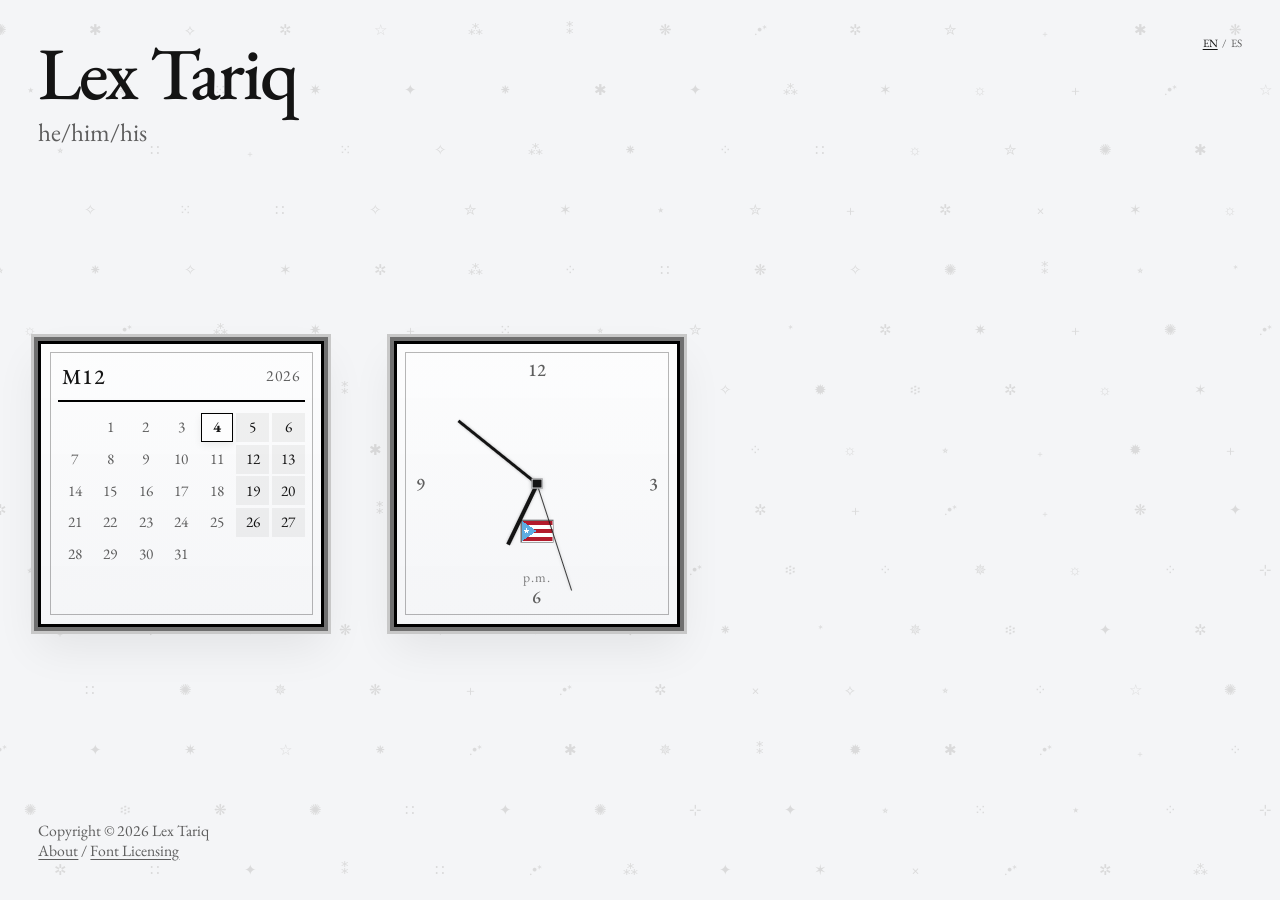
<file: index.html>
<!doctype html>
<html lang="en" data-language="en" data-title-en="Lex Tariq" data-title-es="Lex Tariq">
<head>
  <meta charset="UTF-8" />
  <meta name="viewport" content="width=device-width, initial-scale=1.0" />
  <meta name="color-scheme" content="light dark" />
  <meta name="theme-color" content="#F4F5F7" media="(prefers-color-scheme: light)" />
  <meta name="theme-color" content="#0d1015" media="(prefers-color-scheme: dark)" />

  <title>Lex Tariq</title>
  <meta name="title" content="Lex Tariq" />
  <meta name="description" content="Lex Tariq" />
  <meta name="author" content="Lex Tariq" />
  <meta name="keywords" content="Lex Tariq" />
  <meta name="application-name" content="Lex Tariq" />
  <meta name="apple-mobile-web-app-title" content="Lex Tariq" />
  <meta name="apple-mobile-web-app-capable" content="yes" />
  <meta name="mobile-web-app-capable" content="yes" />
  <meta name="format-detection" content="telephone=no" />
  <meta name="referrer" content="strict-origin-when-cross-origin" />
  <meta name="robots" content="index, follow, max-image-preview:large, max-snippet:-1, max-video-preview:-1" />
  <meta name="googlebot" content="index, follow, max-image-preview:large, max-snippet:-1, max-video-preview:-1" />
  <meta name="bingbot" content="index, follow, max-image-preview:large, max-snippet:-1, max-video-preview:-1" />

  <link rel="canonical" href="https://www.lextariq.com/" />
  <link rel="alternate" hreflang="en" href="https://www.lextariq.com/" />
  <link rel="alternate" hreflang="x-default" href="https://www.lextariq.com/" />
  <link rel="icon" href="/favicon.ico" sizes="any" />
  <link rel="manifest" href="/site.webmanifest" />

  <meta property="og:type" content="website" />
  <meta property="og:url" content="https://www.lextariq.com/" />
  <meta property="og:title" content="Lex Tariq" />
  <meta property="og:description" content="Lex Tariq" />
  <meta property="og:site_name" content="Lex Tariq" />
  <meta property="og:locale" content="en_US" />
  <meta property="og:image" content="https://www.lextariq.com/social-preview.png" />
  <meta property="og:image:secure_url" content="https://www.lextariq.com/social-preview.png" />
  <meta property="og:image:type" content="image/png" />
  <meta property="og:image:width" content="1200" />
  <meta property="og:image:height" content="630" />
  <meta property="og:image:alt" content="Lex Tariq" />

  <meta name="twitter:card" content="summary_large_image" />
  <meta name="twitter:title" content="Lex Tariq" />
  <meta name="twitter:description" content="Lex Tariq" />
  <meta name="twitter:image" content="https://www.lextariq.com/social-preview.png" />
  <meta name="twitter:image:alt" content="Lex Tariq" />

  <script>
    (function () {
      const query = window.matchMedia && window.matchMedia("(prefers-color-scheme: dark)");
      document.documentElement.dataset.theme = query && query.matches ? "dark" : "light";
    })();
  </script>

  <script type="application/ld+json">
  {
    "@context": "https://schema.org",
    "@graph": [
      {
        "@type": "Person",
        "@id": "https://www.lextariq.com/#person",
        "name": "Lex Tariq",
        "url": "https://www.lextariq.com/",
        "image": {
          "@id": "https://www.lextariq.com/#primaryimage"
        }
      },
      {
        "@type": "WebSite",
        "@id": "https://www.lextariq.com/#website",
        "url": "https://www.lextariq.com/",
        "name": "Lex Tariq",
        "description": "Lex Tariq",
        "inLanguage": "en",
        "publisher": {
          "@id": "https://www.lextariq.com/#person"
        }
      },
      {
        "@type": ["WebPage", "ProfilePage"],
        "@id": "https://www.lextariq.com/#webpage",
        "url": "https://www.lextariq.com/",
        "name": "Lex Tariq",
        "headline": "Lex Tariq",
        "description": "Lex Tariq",
        "inLanguage": "en",
        "isPartOf": {
          "@id": "https://www.lextariq.com/#website"
        },
        "about": {
          "@id": "https://www.lextariq.com/#person"
        },
        "mainEntity": {
          "@id": "https://www.lextariq.com/#person"
        },
        "primaryImageOfPage": {
          "@id": "https://www.lextariq.com/#primaryimage"
        }
      },
      {
        "@type": "ImageObject",
        "@id": "https://www.lextariq.com/#primaryimage",
        "url": "https://www.lextariq.com/social-preview.png",
        "contentUrl": "https://www.lextariq.com/social-preview.png",
        "width": 1200,
        "height": 630,
        "name": "Lex Tariq",
        "caption": "Lex Tariq"
      }
    ]
  }
  </script>

  <link rel="preconnect" href="https://fonts.googleapis.com">
  <link rel="preconnect" href="https://fonts.gstatic.com" crossorigin>
  <link href="https://fonts.googleapis.com/css2?family=EB+Garamond:wght@400;500;600;700&amp;display=swap" rel="stylesheet">
  <link rel="stylesheet" href="symbol-glimmer.css">
  <link rel="stylesheet" href="language-toggle.css">
  <script src="symbol-glimmer.js" defer></script>
  <script src="language-toggle.js" defer></script>

  <style>
    :root {
      color-scheme: light;
      --background: #F4F5F7;
      --background-text: #d8d8d8;
      --ink: #141414;
      --ink-soft: #5e5e5e;
      --panel: rgba(247, 248, 250, 0.9);
      --panel-top: rgba(255, 255, 255, 0.74);
      --panel-bottom: rgba(244, 245, 247, 0.94);
      --primary-border: #000000;
      --secondary-border: #6f6f6f;
      --tertiary-border: #c8c8c8;
      --inner-rule: rgba(0, 0, 0, 0.28);
      --weekend-bg: rgba(0, 0, 0, 0.052);
      --shadow: rgba(0, 0, 0, 0.075);
      --panel-size: clamp(238px, 34vw, 286px);
    }

    @media (prefers-color-scheme: dark) {
      :root {
        color-scheme: dark;
        --background: #0d1015;
        --background-text: #3b4553;
        --ink: #f2eee7;
        --ink-soft: #c7cbd2;
        --panel: rgba(18, 22, 29, 0.93);
        --panel-top: rgba(32, 37, 46, 0.96);
        --panel-bottom: rgba(15, 19, 26, 0.96);
        --primary-border: #f4f4f4;
        --secondary-border: #747b86;
        --tertiary-border: #b9c0ca;
        --inner-rule: rgba(255, 255, 255, 0.22);
        --weekend-bg: rgba(255, 255, 255, 0.065);
        --shadow: rgba(0, 0, 0, 0.42);
      }
    }

    html[data-theme="dark"] {
      color-scheme: dark;
      --background: #0d1015;
      --background-text: #3b4553;
      --ink: #f2eee7;
      --ink-soft: #c7cbd2;
      --panel: rgba(18, 22, 29, 0.93);
      --panel-top: rgba(32, 37, 46, 0.96);
      --panel-bottom: rgba(15, 19, 26, 0.96);
      --primary-border: #f4f4f4;
      --secondary-border: #747b86;
      --tertiary-border: #b9c0ca;
      --inner-rule: rgba(255, 255, 255, 0.22);
      --weekend-bg: rgba(255, 255, 255, 0.065);
      --shadow: rgba(0, 0, 0, 0.42);
    }

    * {
      box-sizing: border-box;
    }

    html,
    body {
      min-height: 100%;
      background: var(--background);
    }

    body {
      margin: 0;
      color: var(--ink);
      font-family: "EB Garamond", Garamond, Georgia, serif;
      overflow-x: hidden;
    }

    .symbol-layer {
      position: fixed;
      inset: 0;
      z-index: 0;
      width: 100vw;
      height: 100vh;
      user-select: none;
      pointer-events: none;
      opacity: 0.9;
    }

    @media (prefers-color-scheme: dark) {
      .symbol-layer {
        opacity: 0.48;
      }
    }

    html[data-theme="dark"] .symbol-layer {
      opacity: 0.48;
    }

    .symbol-text {
      fill: var(--background-text);
    }

    .page {
      position: relative;
      z-index: 1;
      min-height: 100svh;
      display: grid;
      grid-template-rows: auto 1fr auto;
      align-items: start;
      padding: clamp(0.85rem, 3vw, 2.45rem);
      text-align: left;
    }

    .hero {
      width: min(760px, 100%);
    }

    .site-title {
      margin: 0;
      font-size: clamp(2.3rem, 5.8vw, 4.75rem);
      font-weight: 500;
      line-height: 0.94;
      letter-spacing: -0.034em;
    }

    .site-subtitle {
      margin: clamp(0.42rem, 1vw, 0.68rem) 0 0;
      font-size: clamp(1.04rem, 2.35vw, 1.58rem);
      font-weight: 400;
      line-height: 1.08;
      color: var(--ink-soft);
    }

    .home-language-toggle {
      position: absolute;
      top: clamp(0.85rem, 3vw, 2.45rem);
      right: clamp(0.85rem, 3vw, 2.45rem);
      z-index: 2;
      font-size: 0.7rem;
    }

    .time-row {
      align-self: center;
      display: flex;
      align-items: stretch;
      gap: clamp(1.35rem, 5.6vw, 4.35rem);
      width: min(760px, 100%);
      padding-block: clamp(0.85rem, 3vh, 2.1rem);
    }

    .calendar,
    .clock-card {
      width: var(--panel-size);
      height: var(--panel-size);
      position: relative;
      background:
        linear-gradient(180deg, var(--panel-top), var(--panel-bottom)),
        var(--panel);
      border: 3px solid var(--primary-border);
      border-radius: 0;
      box-shadow:
        0 0 0 4px var(--secondary-border),
        0 0 0 7px var(--tertiary-border),
        0 20px 42px var(--shadow);
      backdrop-filter: blur(2px);
    }

    .calendar::before,
    .clock-card::before {
      content: "";
      position: absolute;
      inset: 0.52rem;
      border: 1px solid var(--inner-rule);
      pointer-events: none;
      z-index: 1;
    }

    .calendar {
      padding: 1.08rem 1.05rem 1rem;
    }

    .calendar-header {
      position: relative;
      z-index: 2;
      display: grid;
      grid-template-columns: 1fr auto;
      align-items: center;
      width: 100%;
      margin: 0 0 0.72rem;
      padding: 0.05rem 0.25rem 0.62rem;
      color: inherit;
      background: transparent;
      border: 0;
      border-bottom: 2px solid var(--primary-border);
      border-radius: 0;
      font: inherit;
      font-weight: 500;
      text-align: left;
      appearance: none;
      cursor: pointer;
      touch-action: manipulation;
      -webkit-tap-highlight-color: transparent;
    }

    .calendar-header:focus-visible {
      outline: 1.5px solid var(--ink);
      outline-offset: 0.25rem;
    }

    .calendar-left-toggle {
      display: grid;
      justify-self: start;
    }

    .calendar-toggle-value {
      grid-area: 1 / 1;
      transition: opacity 260ms cubic-bezier(0.4, 0, 0.2, 1);
      will-change: opacity;
    }

    .calendar-day-progress,
    .calendar-progress {
      opacity: 0;
      pointer-events: none;
    }

    .calendar-header.is-days-visible .calendar-month,
    .calendar-header.is-progress-visible .calendar-month {
      opacity: 0;
      pointer-events: none;
    }

    .calendar-header.is-days-visible .calendar-day-progress,
    .calendar-header.is-progress-visible .calendar-progress {
      opacity: 1;
    }

    .calendar-month {
      font-size: 1.34rem;
      letter-spacing: 0.035em;
    }

    .calendar-day-progress,
    .calendar-progress {
      color: var(--ink);
      font-size: 1.34rem;
      font-weight: 500;
      letter-spacing: 0.035em;
      font-variant-numeric: tabular-nums;
    }

    .calendar-year {
      color: var(--ink-soft);
      font-size: 0.98rem;
      font-weight: 400;
      letter-spacing: 0.035em;
    }

    .days {
      position: relative;
      z-index: 2;
      display: grid;
      grid-template-columns: repeat(7, 1fr);
      gap: 0.18rem;
      text-align: center;
    }

    .day {
      display: grid;
      place-items: center;
      min-height: 1.8rem;
      color: var(--ink-soft);
      font-size: 0.95rem;
      border-radius: 0;
    }

    .day.weekend {
      background: var(--weekend-bg);
      color: var(--ink);
    }

    .day.today {
      color: var(--ink);
      background: rgba(255, 255, 255, 0.62);
      border: 1.6px solid var(--primary-border);
      font-weight: 700;
      box-shadow: 0 3px 8px rgba(0, 0, 0, 0.07);
    }

    @media (prefers-color-scheme: dark) {
      .day.today {
        background: rgba(255, 255, 255, 0.09);
        box-shadow: 0 4px 12px rgba(0, 0, 0, 0.34);
      }
    }

    html[data-theme="dark"] .day.today {
      background: rgba(255, 255, 255, 0.09);
      box-shadow: 0 4px 12px rgba(0, 0, 0, 0.34);
    }

    .clock-card {
      overflow: hidden;
      isolation: isolate;
      padding: 0;
      color: inherit;
      font: inherit;
      text-align: initial;
      appearance: none;
      cursor: pointer;
    }

    .clock-card:focus-visible {
      outline: 2px solid var(--ink);
      outline-offset: 11px;
    }

    .digital-clock {
      position: absolute;
      top: 27%;
      left: 50%;
      z-index: 3;
      display: inline-flex;
      align-items: baseline;
      color: var(--ink);
      font-variant-numeric: tabular-nums;
      line-height: 1;
      opacity: 0;
      transform: translate(-50%, -50%) translateY(0.25rem);
      transition: opacity 180ms ease, transform 180ms ease;
      pointer-events: none;
    }

    .clock-card.is-digital-visible .digital-clock {
      opacity: 0.94;
      transform: translate(-50%, -50%);
    }

    .digital-time {
      white-space: nowrap;
      font-size: 0.96rem;
      font-weight: 500;
      letter-spacing: 0.025em;
    }

    @media (prefers-reduced-motion: reduce) {
      .digital-clock,
      .calendar-toggle-value,
      .ampm {
        transition: none;
      }
    }

    .clock-number {
      position: absolute;
      color: var(--ink-soft);
      font-size: 1.12rem;
      line-height: 1;
      font-weight: 500;
      z-index: 3;
    }

    .twelve {
      top: 1.08rem;
      left: 50%;
      transform: translateX(-50%);
    }

    .three {
      top: 50%;
      right: 1.16rem;
      transform: translateY(-50%);
    }

    .six {
      bottom: 1.08rem;
      left: 50%;
      transform: translateX(-50%);
    }

    .nine {
      top: 50%;
      left: 1.16rem;
      transform: translateY(-50%);
    }

    .clock-flag {
      position: absolute;
      left: 50%;
      top: 67%;
      width: 31px;
      height: 20.7px;
      transform: translate(-50%, -50%);
      z-index: 4;
      shape-rendering: crispEdges;
      box-shadow: 0 0 0 1px rgba(0, 0, 0, 0.52);
    }

    @media (prefers-color-scheme: dark) {
      .clock-flag {
        box-shadow: 0 0 0 1px rgba(255, 255, 255, 0.44);
      }
    }

    html[data-theme="dark"] .clock-flag {
      box-shadow: 0 0 0 1px rgba(255, 255, 255, 0.44);
    }

    .hand {
      position: absolute;
      left: 50%;
      top: 50%;
      background: var(--ink);
      transform-origin: 50% 100%;
      transform: translate(-50%, -100%) rotate(var(--rotation));
      z-index: 6;
      box-shadow: 0 1px 3px rgba(0, 0, 0, 0.26);
      will-change: transform;
    }

    .hour-hand {
      height: 24%;
      width: 4.4px;
    }

    .minute-hand {
      height: 36%;
      width: 2.7px;
    }

    .second-hand {
      height: 40%;
      width: 1px;
      opacity: 0.84;
      transition: transform 120ms linear;
    }

    .second-hand.is-resyncing {
      transition: none;
    }

    .pin {
      position: absolute;
      top: 50%;
      left: 50%;
      width: 0.68rem;
      height: 0.68rem;
      background: var(--ink);
      border: 1px solid var(--panel-bottom);
      transform: translate(-50%, -50%);
      z-index: 8;
      box-shadow: 0 1px 4px rgba(0, 0, 0, 0.24);
    }

    .ampm {
      position: absolute;
      left: 50%;
      bottom: 13.5%;
      transform: translateX(-50%);
      color: var(--ink-soft);
      font-size: 0.86rem;
      letter-spacing: 0.075em;
      opacity: 0.78;
      transition: opacity 180ms ease;
      z-index: 3;
    }

    .clock-card.is-digital-visible .ampm {
      opacity: 0;
    }

    footer {
      color: var(--ink-soft);
      font-size: clamp(0.84rem, 1.55vw, 0.98rem);
      line-height: 1.3;
    }

    footer a {
      color: inherit;
      text-decoration: underline;
      text-underline-offset: 0.18em;
    }

    @media (max-width: 640px) {
      :root {
        --panel-size: min(72vw, 286px);
      }

      .page {
        padding: 0.85rem;
      }

      .time-row {
        width: 100%;
        flex-direction: column;
        align-items: flex-start;
        gap: 1rem;
        padding-block: 0.9rem;
      }

      .calendar,
      .clock-card {
        width: var(--panel-size);
        height: var(--panel-size);
      }

      .calendar {
        padding: 0.92rem 0.78rem 0.78rem;
      }

      .calendar-header {
        margin-bottom: 0.55rem;
        padding-bottom: 0.48rem;
      }

      .calendar-month {
        font-size: 1.08rem;
      }

      .calendar-year {
        font-size: 0.82rem;
      }

      .calendar-day-progress,
      .calendar-progress {
        font-size: 1.08rem;
      }

      .calendar-year {
        font-size: 0.82rem;
      }

      .day {
        min-height: 1.48rem;
        font-size: 0.8rem;
      }

      .clock-number {
        font-size: 0.86rem;
      }

      .ampm {
        font-size: 0.74rem;
      }

      .digital-time {
        font-size: 0.8rem;
      }

      .clock-flag {
        width: 24px;
        height: 16px;
      }
    }

    @media (max-width: 400px), (max-height: 680px) {
      .page {
        padding: 0.72rem;
      }

      .site-title {
        font-size: clamp(2rem, 11.6vw, 3.25rem);
      }

      .site-subtitle {
        font-size: clamp(0.95rem, 4.8vw, 1.18rem);
      }

      .time-row {
        padding-block: 0.62rem;
      }

      .calendar,
      .clock-card {
        border-width: 2.5px;
        box-shadow:
          0 0 0 3px var(--secondary-border),
          0 0 0 5px var(--tertiary-border),
          0 14px 30px var(--shadow);
      }

      .calendar::before,
      .clock-card::before {
        inset: 0.42rem;
      }

      footer {
        font-size: 0.82rem;
      }
    }
  </style>
</head>

<body>
  <svg class="symbol-layer" aria-hidden="true" focusable="false">
    <g id="homepageSymbolField" data-randomize-symbols></g>
  </svg>

  <div class="page">
    <button class="language-toggle home-language-toggle" type="button" data-language-toggle aria-label="Cambiar a español" aria-pressed="false">
      <span class="language-option" data-language-option="en">EN</span>
      <span aria-hidden="true">/</span>
      <span class="language-option" data-language-option="es">ES</span>
    </button>

    <header class="hero">
      <h1 class="site-title">Lex Tariq</h1>
      <p class="site-subtitle" data-en="he/him/his" data-es="él">he/him/his</p>
    </header>

    <section class="time-row" aria-label="Calendar and clock in fixed GMT-4 time" data-aria-label-en="Calendar and clock in fixed GMT-4 time" data-aria-label-es="Calendario y reloj en horario fijo GMT-4">
      <div class="calendar" aria-label="Current month calendar" data-aria-label-en="Current month calendar" data-aria-label-es="Calendario del mes actual">
        <button class="calendar-header" id="calendarHeaderToggle" type="button">
          <span class="calendar-left-toggle">
            <span class="calendar-toggle-value calendar-month" id="calendarMonth"></span>
            <span class="calendar-toggle-value calendar-day-progress" id="yearDayStatus" aria-hidden="true"></span>
            <span class="calendar-toggle-value calendar-progress" id="yearProgressStatus" aria-hidden="true"></span>
          </span>
          <span class="calendar-year" id="calendarYear"></span>
        </button>

        <div class="days" id="calendarDays"></div>
      </div>

      <button class="clock-card" id="clockCard" type="button" aria-controls="digitalClock" aria-expanded="false" aria-label="Analog clock in fixed GMT-4 time. Activate to show digital time." data-aria-label-en="Analog clock in fixed GMT-4 time. Activate to show digital time." data-aria-label-es="Reloj analógico en horario fijo GMT-4. Actívalo para mostrar la hora digital.">
        <span class="clock-number twelve">12</span>
        <span class="clock-number three">3</span>
        <span class="clock-number six">6</span>
        <span class="clock-number nine">9</span>

        <span class="digital-clock" id="digitalClock" aria-hidden="true">
          <span class="digital-time" id="digitalTime"></span>
        </span>

        <svg class="clock-flag" viewBox="0 0 45 30" aria-label="Puerto Rican flag" data-aria-label-en="Puerto Rican flag" data-aria-label-es="Bandera de Puerto Rico" role="img">
          <rect x="0" y="0" width="45" height="6" fill="#B31B2C"></rect>
          <rect x="0" y="6" width="45" height="6" fill="#FFFFFF"></rect>
          <rect x="0" y="12" width="45" height="6" fill="#B31B2C"></rect>
          <rect x="0" y="18" width="45" height="6" fill="#FFFFFF"></rect>
          <rect x="0" y="24" width="45" height="6" fill="#B31B2C"></rect>
          <polygon points="0,0 22,15 0,30" fill="#5DADE2"></polygon>
          <polygon points="7.55,10.4 8.8,13.15 11.78,13.48 9.55,15.48 10.16,18.42 7.55,16.9 4.94,18.42 5.55,15.48 3.32,13.48 6.3,13.15" fill="#FFFFFF"></polygon>
        </svg>

        <span class="ampm" id="ampm"></span>

        <div class="hand hour-hand" id="hourHand"></div>
        <div class="hand minute-hand" id="minuteHand"></div>
        <div class="hand second-hand" id="secondHand"></div>
        <div class="pin" aria-hidden="true"></div>
      </button>
    </section>

    <footer>
      <span data-en="Copyright" data-es="Derechos de autor">Copyright</span> © <span id="copyrightYear"></span> Lex Tariq<br>
      <a href="/about.html" data-en="About" data-es="Acerca de">About</a> / <a href="/font.html" data-en="Font Licensing" data-es="Licencia tipográfica">Font Licensing</a>
    </footer>
  </div>

  <script>
    const backgroundSymbols = [
      "⊹", "✱", "⟡", "✦", "☼", "❋", "✷", "∷", "✵",
      "✹", "⁂", "⁕", "✲", "⁙", "+", "✶", "*", "✧",
      "⁑", "✮", "×", "✺", ".•*", "⭒", "⁘", "፨", "☆"
    ];

    function renderBackgroundSymbols() {
      const namespace = "http://www.w3.org/2000/svg";
      const symbolField = document.getElementById("homepageSymbolField");
      const viewportWidth = Math.max(document.documentElement.clientWidth, window.innerWidth || 0);
      const viewportHeight = Math.max(document.documentElement.clientHeight, window.innerHeight || 0);
      const horizontalSpacing = 95;
      const verticalSpacing = 60;
      const rows = Math.ceil(viewportHeight / verticalSpacing) + 1;
      const columns = Math.ceil(viewportWidth / horizontalSpacing) + 2;
      let symbolIndex = 0;

      for (let row = 0; row < rows; row++) {
        for (let column = 0; column < columns; column++) {
          const x = -horizontalSpacing + column * horizontalSpacing + (row % 4) * 30;

          if (x < 0 || x > viewportWidth) {
            continue;
          }

          const text = document.createElementNS(namespace, "text");
          text.setAttribute("class", "symbol-text");
          text.setAttribute("x", x);
          text.setAttribute("y", row * verticalSpacing + 35);
          text.setAttribute("opacity", "1");
          text.setAttribute("font-family", "'EB Garamond', Garamond, Georgia, serif");
          text.setAttribute("font-size", "15");
          text.setAttribute("text-anchor", "middle");
          text.textContent = backgroundSymbols[symbolIndex % backgroundSymbols.length];
          symbolField.appendChild(text);
          symbolIndex++;
        }
      }
    }

    renderBackgroundSymbols();

    const fixedGMTMinusFourOffset = -4 * 60 * 60 * 1000;

    function syncThemeWithSystem() {
      if (!window.matchMedia) {
        return;
      }

      const mediaQuery = window.matchMedia("(prefers-color-scheme: dark)");

      function applyTheme(query) {
        document.documentElement.dataset.theme = query.matches ? "dark" : "light";
      }

      applyTheme(mediaQuery);

      if (typeof mediaQuery.addEventListener === "function") {
        mediaQuery.addEventListener("change", applyTheme);
      } else if (typeof mediaQuery.addListener === "function") {
        mediaQuery.addListener(applyTheme);
      }
    }

    function getFixedGMTMinusFourDate() {
      return new Date(Date.now() + fixedGMTMinusFourOffset);
    }

    function getParts() {
      const date = getFixedGMTMinusFourDate();

      return {
        year: date.getUTCFullYear(),
        month: date.getUTCMonth(),
        day: date.getUTCDate(),
        hour: date.getUTCHours(),
        minute: date.getUTCMinutes(),
        second: date.getUTCSeconds()
      };
    }

    function padTimePart(value) {
      return String(value).padStart(2, "0");
    }

    let calendarHeaderMode = 0;
    let currentCalendarHeaderParts = null;
    let currentFormattedProgress = "";
    let currentDayOfYear = 1;
    let currentDaysInYear = 365;
    const yearProgressFormatters = {
      en: new Intl.NumberFormat("en-US", {
        minimumFractionDigits: 1,
        maximumFractionDigits: 1
      }),
      es: new Intl.NumberFormat("es-PR", {
        minimumFractionDigits: 1,
        maximumFractionDigits: 1
      })
    };

    function updateCalendarHeaderView() {
      if (!currentCalendarHeaderParts) {
        return;
      }

      const language = document.documentElement.dataset.language === "es" ? "es" : "en";
      const calendarHeaderToggle = document.getElementById("calendarHeaderToggle");
      const showDays = calendarHeaderMode === 1;
      const showProgress = calendarHeaderMode === 2;

      calendarHeaderToggle.classList.toggle("is-days-visible", showDays);
      calendarHeaderToggle.classList.toggle("is-progress-visible", showProgress);
      document.getElementById("calendarMonth").setAttribute(
        "aria-hidden",
        String(calendarHeaderMode !== 0)
      );
      document.getElementById("yearDayStatus").setAttribute(
        "aria-hidden",
        String(!showDays)
      );
      document.getElementById("yearProgressStatus").setAttribute(
        "aria-hidden",
        String(!showProgress)
      );
      calendarHeaderToggle.setAttribute(
        "aria-label",
        language === "es"
          ? showDays
            ? `Día ${currentDayOfYear} de ${currentDaysInYear} del año ${currentCalendarHeaderParts.year}. Actívalo para mostrar el porcentaje del año.`
            : showProgress
              ? `El año ${currentCalendarHeaderParts.year} está ${currentFormattedProgress}% completado. Actívalo para mostrar el mes.`
              : `Mes ${currentCalendarHeaderParts.month + 1}, año ${currentCalendarHeaderParts.year}. Actívalo para mostrar el día del año.`
          : showDays
            ? `Day ${currentDayOfYear} of ${currentDaysInYear} in ${currentCalendarHeaderParts.year}. Activate to show year percentage.`
            : showProgress
              ? `The year ${currentCalendarHeaderParts.year} is ${currentFormattedProgress}% complete. Activate to show the month.`
              : `Month ${currentCalendarHeaderParts.month + 1}, year ${currentCalendarHeaderParts.year}. Activate to show the day of the year.`
      );
    }

    function updateTemporalStatus(parts) {
      const language = document.documentElement.dataset.language === "es" ? "es" : "en";
      const yearStart = Date.UTC(parts.year, 0, 1);
      const nextYearStart = Date.UTC(parts.year + 1, 0, 1);
      const millisecondsPerDay = 24 * 60 * 60 * 1000;
      const currentDayStart = Date.UTC(parts.year, parts.month, parts.day);
      const daysInYear = Math.round((nextYearStart - yearStart) / millisecondsPerDay);
      const dayOfYear = Math.floor((currentDayStart - yearStart) / millisecondsPerDay) + 1;
      const progress = (dayOfYear / daysInYear) * 100;
      const formattedProgress = yearProgressFormatters[language].format(progress);

      const yearDayStatus = document.getElementById("yearDayStatus");
      const yearProgressStatus = document.getElementById("yearProgressStatus");

      yearDayStatus.textContent = `${dayOfYear}/${daysInYear}`;
      yearDayStatus.setAttribute(
        "aria-label",
        language === "es"
          ? `Día ${dayOfYear} de ${daysInYear}`
          : `Day ${dayOfYear} of ${daysInYear}`
      );
      yearProgressStatus.textContent = `${formattedProgress}%`;
      yearProgressStatus.setAttribute(
        "aria-label",
        language === "es"
          ? `${formattedProgress}% del año completado`
          : `${formattedProgress}% of the year complete`
      );
      currentCalendarHeaderParts = parts;
      currentFormattedProgress = formattedProgress;
      currentDayOfYear = dayOfYear;
      currentDaysInYear = daysInYear;
      updateCalendarHeaderView();
    }

    let digitalClockFormat = null;

    function updateDigitalClock(parts) {
      const clockCard = document.getElementById("clockCard");
      const digitalClock = document.getElementById("digitalClock");
      const digitalTime = document.getElementById("digitalTime");
      const language = document.documentElement.dataset.language === "es" ? "es" : "en";
      const isVisible = digitalClockFormat !== null;

      clockCard.classList.toggle("is-digital-visible", isVisible);
      clockCard.setAttribute("aria-expanded", String(isVisible));
      digitalClock.setAttribute("aria-hidden", String(!isVisible));

      if (!isVisible) {
        clockCard.setAttribute(
          "aria-label",
          language === "es"
            ? "Reloj analógico en horario fijo GMT-4. Actívalo para mostrar la hora digital."
            : "Analog clock in fixed GMT-4 time. Activate to show digital time."
        );
        return;
      }

      const useTwentyFourHours = digitalClockFormat === 24;
      const meridiem = parts.hour >= 12 ? "p.m." : "a.m.";
      const displayHour = useTwentyFourHours ? parts.hour : (parts.hour % 12 || 12);
      const time = `${useTwentyFourHours ? padTimePart(displayHour) : displayHour}:${padTimePart(parts.minute)}:${padTimePart(parts.second)}${useTwentyFourHours ? "" : ` ${meridiem}`}`;

      digitalTime.textContent = time;

      clockCard.setAttribute(
        "aria-label",
        language === "es"
          ? useTwentyFourHours
            ? `Hora digital ${time}, en formato de 24 horas. Actívalo para ocultar la hora digital.`
            : `Hora digital ${time}, en formato de 12 horas. Actívalo para cambiar al formato de 24 horas.`
          : useTwentyFourHours
            ? `Digital time ${time}, in 24-hour format. Activate to hide the digital time.`
            : `Digital time ${time}, in 12-hour format. Activate to switch to 24-hour time.`
      );
    }

    let renderedCalendarDateKey = null;

    function getCalendarDateKey(parts) {
      return `${parts.year}-${parts.month}-${parts.day}`;
    }

    function renderCalendar(parts = getParts()) {
      renderedCalendarDateKey = getCalendarDateKey(parts);

      document.getElementById("calendarMonth").textContent = `M${parts.month + 1}`;
      document.getElementById("calendarYear").textContent = parts.year;
      document.getElementById("copyrightYear").textContent = parts.year;

      const calendarDays = document.getElementById("calendarDays");
      calendarDays.innerHTML = "";

      const firstDaySundayBased = new Date(Date.UTC(parts.year, parts.month, 1)).getUTCDay();
      const firstDayMondayBased = (firstDaySundayBased + 6) % 7;
      const daysInMonth = new Date(Date.UTC(parts.year, parts.month + 1, 0)).getUTCDate();

      for (let i = 0; i < firstDayMondayBased; i++) {
        const blank = document.createElement("div");
        blank.className = "day";
        blank.setAttribute("aria-hidden", "true");
        calendarDays.appendChild(blank);
      }

      for (let day = 1; day <= daysInMonth; day++) {
        const date = new Date(Date.UTC(parts.year, parts.month, day));
        const weekday = date.getUTCDay();
        const dayElement = document.createElement("div");

        dayElement.className = "day";
        dayElement.textContent = day;
        const dateLocale = document.documentElement.lang === "es" ? "es-PR" : "en-US";

        dayElement.setAttribute("aria-label", date.toLocaleDateString(dateLocale, {
          weekday: "long",
          year: "numeric",
          month: "long",
          day: "numeric",
          timeZone: "UTC"
        }));

        if (weekday === 0 || weekday === 6) {
          dayElement.classList.add("weekend");
        }

        if (day === parts.day) {
          dayElement.classList.add("today");
          dayElement.setAttribute("aria-current", "date");
        }

        calendarDays.appendChild(dayElement);
      }
    }

    let previousHourRotation = null;
    let previousMinuteRotation = null;
    let previousSecondRotation = null;
    let previousTickKey = null;
    let clockAudioContext = null;

    function isClockPageActive() {
      return !document.hidden && document.hasFocus();
    }

    async function enableClockSound() {
      const AudioContext = window.AudioContext || window.webkitAudioContext;

      if (!AudioContext || !isClockPageActive()) {
        return;
      }

      if (!clockAudioContext || clockAudioContext.state === "closed") {
        clockAudioContext = new AudioContext();
      }

      if (clockAudioContext.state === "suspended") {
        await clockAudioContext.resume();
      }

      if (clockAudioContext.state === "running") {
        document.removeEventListener("pointerdown", requestClockSound);
        document.removeEventListener("keydown", requestClockSound);
      }
    }

    function requestClockSound() {
      enableClockSound().catch(() => {
        // Browsers that block autoplay retry after a user interaction.
      });
    }

    function suspendClockSound() {
      if (clockAudioContext && clockAudioContext.state === "running") {
        clockAudioContext.suspend().catch(() => {
          // A closing page may dispose of the audio context first.
        });
      }
    }

    function syncClockSoundWithPageActivity() {
      if (isClockPageActive()) {
        requestClockSound();
      } else {
        suspendClockSound();
      }
    }

    function playClockTick(second) {
      if (!isClockPageActive()) {
        return;
      }

      if (!clockAudioContext || clockAudioContext.state !== "running") {
        requestClockSound();
        return;
      }

      const now = clockAudioContext.currentTime;
      const isTock = second % 2 === 0;
      const noiseLength = Math.floor(clockAudioContext.sampleRate * 0.022);
      const noiseBuffer = clockAudioContext.createBuffer(1, noiseLength, clockAudioContext.sampleRate);
      const noiseData = noiseBuffer.getChannelData(0);
      const noise = clockAudioContext.createBufferSource();
      const clickFilter = clockAudioContext.createBiquadFilter();
      const clickGain = clockAudioContext.createGain();
      const resonance = clockAudioContext.createOscillator();
      const resonanceGain = clockAudioContext.createGain();

      for (let i = 0; i < noiseLength; i++) {
        noiseData[i] = (Math.random() * 2 - 1) * (1 - i / noiseLength);
      }

      noise.buffer = noiseBuffer;
      clickFilter.type = "bandpass";
      clickFilter.frequency.setValueAtTime(isTock ? 950 : 1200, now);
      clickFilter.Q.setValueAtTime(0.9, now);
      clickGain.gain.setValueAtTime(0.0001, now);
      clickGain.gain.linearRampToValueAtTime(0.01, now + 0.002);
      clickGain.gain.exponentialRampToValueAtTime(0.0001, now + 0.022);

      resonance.type = "sine";
      resonance.frequency.setValueAtTime(isTock ? 185 : 225, now);
      resonanceGain.gain.setValueAtTime(0.0025, now);
      resonanceGain.gain.exponentialRampToValueAtTime(0.0001, now + 0.045);

      noise.connect(clickFilter);
      clickFilter.connect(clickGain);
      clickGain.connect(clockAudioContext.destination);
      resonance.connect(resonanceGain);
      resonanceGain.connect(clockAudioContext.destination);

      noise.start(now);
      resonance.start(now);
      noise.stop(now + 0.023);
      resonance.stop(now + 0.048);
    }

    document.addEventListener("pointerdown", requestClockSound);
    document.addEventListener("keydown", requestClockSound);
    document.addEventListener("visibilitychange", syncClockSoundWithPageActivity);
    window.addEventListener("focus", syncClockSoundWithPageActivity);
    window.addEventListener("blur", suspendClockSound);
    window.addEventListener("pageshow", syncClockSoundWithPageActivity);
    window.addEventListener("pagehide", suspendClockSound);
    window.addEventListener("load", requestClockSound, { once: true });
    requestClockSound();

    function keepRotationMovingForward(nextRotation, previousRotation) {
      if (previousRotation === null) {
        return nextRotation;
      }

      if (nextRotation < previousRotation) {
        const fullTurnsNeeded = Math.ceil((previousRotation - nextRotation) / 360);
        return nextRotation + (fullTurnsNeeded * 360);
      }

      return nextRotation;
    }

    function updateClock() {
      const parts = getParts();
      const tickKey = `${parts.year}-${parts.month}-${parts.day}-${parts.hour}-${parts.minute}-${parts.second}`;

      if (getCalendarDateKey(parts) !== renderedCalendarDateKey) {
        renderCalendar(parts);
      }

      if (previousTickKey !== null && tickKey !== previousTickKey) {
        playClockTick(parts.second);
      }

      previousTickKey = tickKey;

      const hourForClock = parts.hour % 12;

      const rawHourRotation = (hourForClock * 30) + (parts.minute * 0.5) + (parts.second / 120);
      const rawMinuteRotation = (parts.minute * 6) + (parts.second * 0.1);
      const rawSecondRotation = parts.second * 6;

      const hourRotation = keepRotationMovingForward(rawHourRotation, previousHourRotation);
      const minuteRotation = keepRotationMovingForward(rawMinuteRotation, previousMinuteRotation);
      const secondRotation = keepRotationMovingForward(rawSecondRotation, previousSecondRotation);

      previousHourRotation = hourRotation;
      previousMinuteRotation = minuteRotation;
      previousSecondRotation = secondRotation;

      document.getElementById("hourHand").style.setProperty("--rotation", `${hourRotation}deg`);
      document.getElementById("minuteHand").style.setProperty("--rotation", `${minuteRotation}deg`);
      document.getElementById("secondHand").style.setProperty("--rotation", `${secondRotation}deg`);
      document.getElementById("ampm").textContent = parts.hour >= 12 ? "p.m." : "a.m.";
      updateTemporalStatus(parts);
      updateDigitalClock(parts);
    }

    let clockTimer = null;

    function scheduleNextClockTick() {
      const now = Date.now();
      const delayUntilNextSecond = 1000 - (now % 1000);

      clockTimer = window.setTimeout(() => {
        updateClock();
        scheduleNextClockTick();
      }, delayUntilNextSecond);
    }

    function startRealtimeClock() {
      updateClock();
      scheduleNextClockTick();
    }

    function resyncClockAfterVisibilityChange() {
      if (document.hidden) {
        return;
      }

      const secondHand = document.getElementById("secondHand");
      secondHand.classList.add("is-resyncing");
      previousHourRotation = null;
      previousMinuteRotation = null;
      previousSecondRotation = null;
      updateClock();
      window.clearTimeout(clockTimer);
      scheduleNextClockTick();

      window.requestAnimationFrame(() => {
        window.requestAnimationFrame(() => {
          secondHand.classList.remove("is-resyncing");
        });
      });
    }

    syncThemeWithSystem();
    renderCalendar();
    startRealtimeClock();
    document.getElementById("calendarHeaderToggle").addEventListener("click", () => {
      calendarHeaderMode = (calendarHeaderMode + 1) % 3;
      updateCalendarHeaderView();
    });
    document.getElementById("clockCard").addEventListener("click", () => {
      digitalClockFormat = digitalClockFormat === null
        ? 12
        : digitalClockFormat === 12
          ? 24
          : null;
      updateDigitalClock(getParts());
    });
    document.addEventListener("site-language-change", () => {
      renderCalendar();
      updateClock();
    });
    document.addEventListener("visibilitychange", resyncClockAfterVisibilityChange);
  </script>
</body>
</html>
</file>
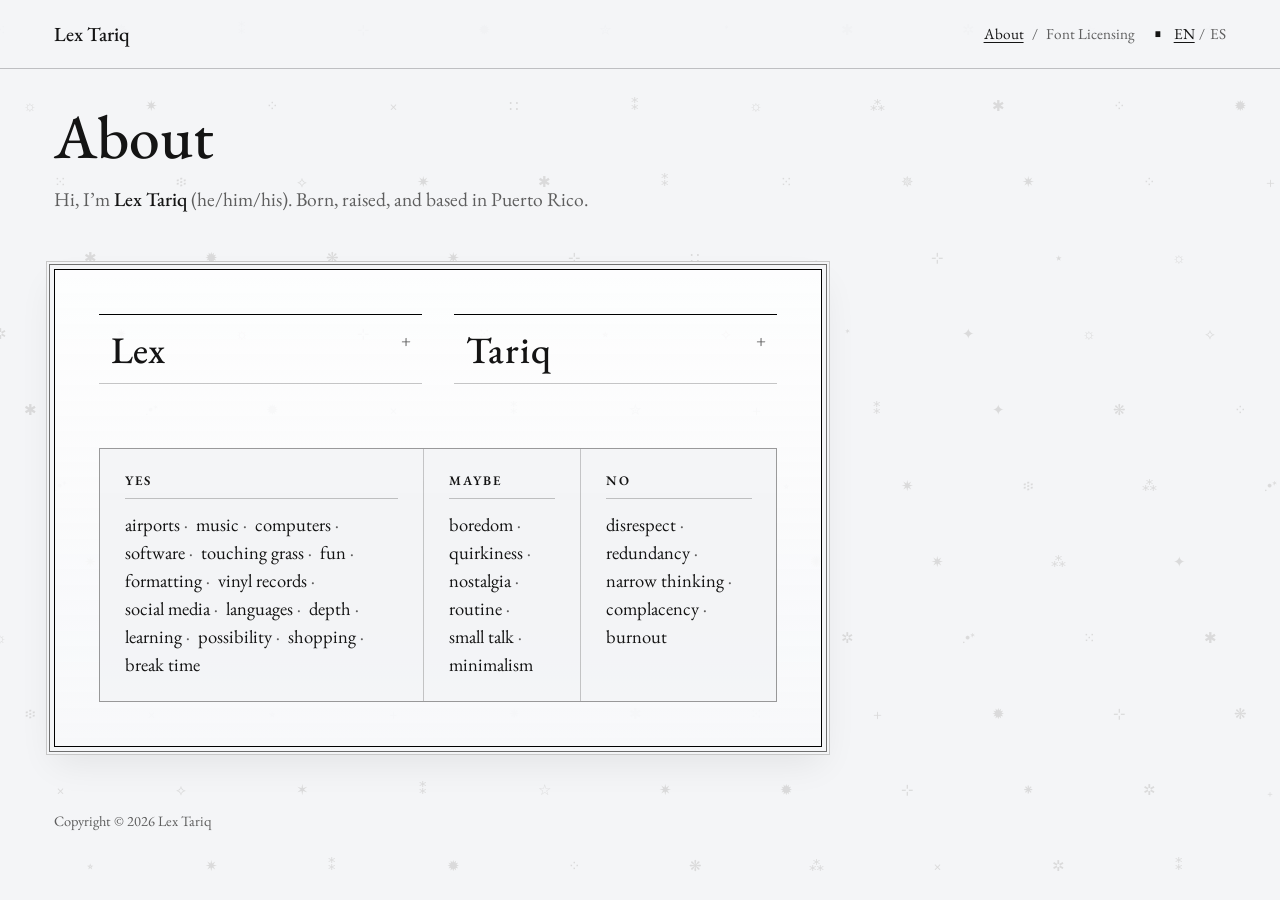
<file: about.html>
<!doctype html>
<html lang="en" data-language="en" data-title-en="Lex Tariq – About" data-title-es="Lex Tariq – Acerca de">
<head>
  <meta charset="UTF-8" />
  <meta name="viewport" content="width=device-width, initial-scale=1.0" />
  <meta name="color-scheme" content="light dark" />
  <meta name="theme-color" content="#F4F5F7" media="(prefers-color-scheme: light)" />
  <meta name="theme-color" content="#0d1015" media="(prefers-color-scheme: dark)" />

  <title>Lex Tariq – About</title>
  <meta name="title" content="Lex Tariq – About" />
  <meta name="description" content="Lex Tariq – About" />
  <meta name="author" content="Lex Tariq" />
  <meta name="keywords" content="Lex Tariq – About" />
  <meta name="application-name" content="Lex Tariq – About" />
  <meta name="apple-mobile-web-app-title" content="Lex Tariq – About" />
  <meta name="apple-mobile-web-app-capable" content="yes" />
  <meta name="mobile-web-app-capable" content="yes" />
  <meta name="format-detection" content="telephone=no" />
  <meta name="referrer" content="strict-origin-when-cross-origin" />
  <meta name="robots" content="index, follow, max-image-preview:large, max-snippet:-1, max-video-preview:-1" />
  <meta name="googlebot" content="index, follow, max-image-preview:large, max-snippet:-1, max-video-preview:-1" />
  <meta name="bingbot" content="index, follow, max-image-preview:large, max-snippet:-1, max-video-preview:-1" />

  <link rel="canonical" href="https://www.lextariq.com/about.html" />
  <link rel="alternate" hreflang="en" href="https://www.lextariq.com/about.html" />
  <link rel="alternate" hreflang="x-default" href="https://www.lextariq.com/about.html" />
  <link rel="icon" href="/favicon.ico" sizes="any" />
  <link rel="manifest" href="/about.webmanifest" />

  <meta property="og:type" content="profile" />
  <meta property="og:url" content="https://www.lextariq.com/about.html" />
  <meta property="og:title" content="Lex Tariq – About" />
  <meta property="og:description" content="Lex Tariq – About" />
  <meta property="og:site_name" content="Lex Tariq" />
  <meta property="og:locale" content="en_US" />
  <meta property="og:image" content="https://www.lextariq.com/social-preview.png" />
  <meta property="og:image:secure_url" content="https://www.lextariq.com/social-preview.png" />
  <meta property="og:image:type" content="image/png" />
  <meta property="og:image:width" content="1200" />
  <meta property="og:image:height" content="630" />
  <meta property="og:image:alt" content="Lex Tariq – About" />

  <meta name="twitter:card" content="summary_large_image" />
  <meta name="twitter:title" content="Lex Tariq – About" />
  <meta name="twitter:description" content="Lex Tariq – About" />
  <meta name="twitter:image" content="https://www.lextariq.com/social-preview.png" />
  <meta name="twitter:image:alt" content="Lex Tariq – About" />

  <script>
    (function () {
      const query = window.matchMedia && window.matchMedia("(prefers-color-scheme: dark)");
      document.documentElement.dataset.theme = query && query.matches ? "dark" : "light";
    })();
  </script>

  <script type="application/ld+json">
  {
    "@context": "https://schema.org",
    "@graph": [
      {
        "@type": ["WebPage", "ProfilePage"],
        "@id": "https://www.lextariq.com/about.html#webpage",
        "url": "https://www.lextariq.com/about.html",
        "name": "Lex Tariq – About",
        "headline": "Lex Tariq – About",
        "description": "Lex Tariq – About",
        "inLanguage": "en",
        "isPartOf": {
          "@id": "https://www.lextariq.com/#website"
        },
        "about": {
          "@id": "https://www.lextariq.com/#person"
        },
        "mainEntity": {
          "@id": "https://www.lextariq.com/#person"
        },
        "primaryImageOfPage": {
          "@id": "https://www.lextariq.com/about.html#primaryimage"
        }
      },
      {
        "@type": "ImageObject",
        "@id": "https://www.lextariq.com/about.html#primaryimage",
        "url": "https://www.lextariq.com/social-preview.png",
        "contentUrl": "https://www.lextariq.com/social-preview.png",
        "width": 1200,
        "height": 630,
        "name": "Lex Tariq – About",
        "caption": "Lex Tariq – About"
      }
    ]
  }
  </script>

  <link rel="preconnect" href="https://fonts.googleapis.com">
  <link rel="preconnect" href="https://fonts.gstatic.com" crossorigin>
  <link href="https://fonts.googleapis.com/css2?family=EB+Garamond:wght@400;500;600&amp;display=swap" rel="stylesheet">
  <link rel="stylesheet" href="symbol-glimmer.css">
  <link rel="stylesheet" href="language-toggle.css">
  <script src="symbol-glimmer.js" defer></script>
  <script src="language-toggle.js" defer></script>

  <style>
    :root {
      color-scheme: light;
      --background: #F4F5F7;
      --background-text: #d8d8d8;
      --ink: #141414;
      --ink-soft: #5e5e5e;
      --paper: rgba(247, 248, 250, 0.94);
      --paper-top: rgba(255, 255, 255, 0.82);
      --primary-border: #000000;
      --secondary-border: #6f6f6f;
      --tertiary-border: #c8c8c8;
      --rule: rgba(0, 0, 0, 0.22);
      --shadow: rgba(0, 0, 0, 0.075);
    }

    @media (prefers-color-scheme: dark) {
      :root {
        color-scheme: dark;
        --background: #0d1015;
        --background-text: #3b4553;
        --ink: #f2eee7;
        --ink-soft: #c7cbd2;
        --paper: rgba(18, 22, 29, 0.95);
        --paper-top: rgba(32, 37, 46, 0.96);
        --primary-border: #f4f4f4;
        --secondary-border: #747b86;
        --tertiary-border: #b9c0ca;
        --rule: rgba(255, 255, 255, 0.2);
        --shadow: rgba(0, 0, 0, 0.42);
      }
    }

    html[data-theme="dark"] {
      color-scheme: dark;
      --background: #0d1015;
      --background-text: #3b4553;
      --ink: #f2eee7;
      --ink-soft: #c7cbd2;
      --paper: rgba(18, 22, 29, 0.95);
      --paper-top: rgba(32, 37, 46, 0.96);
      --primary-border: #f4f4f4;
      --secondary-border: #747b86;
      --tertiary-border: #b9c0ca;
      --rule: rgba(255, 255, 255, 0.2);
      --shadow: rgba(0, 0, 0, 0.42);
    }

    * {
      box-sizing: border-box;
    }

    html,
    body {
      min-height: 100%;
      margin: 0;
      background: var(--background);
    }

    body {
      color: var(--ink);
      font-family: "EB Garamond", Garamond, Georgia, serif;
    }

    .symbol-layer {
      position: fixed;
      inset: 0;
      z-index: 0;
      width: 100vw;
      height: 100vh;
      user-select: none;
      pointer-events: none;
      opacity: 0.9;
    }

    @media (prefers-color-scheme: dark) {
      .symbol-layer {
        opacity: 0.48;
      }
    }

    html[data-theme="dark"] .symbol-layer {
      opacity: 0.48;
    }

    .symbol-text {
      fill: var(--background-text);
    }

    .page-header,
    .wrap,
    .page-footer {
      position: relative;
      z-index: 1;
    }

    .page-header {
      border-bottom: 1px solid var(--rule);
      background: color-mix(in srgb, var(--background) 88%, transparent);
    }

    .header-inner {
      width: min(78rem, 100%);
      min-height: 4.25rem;
      margin: 0 auto;
      padding: 0.8rem clamp(1rem, 3vw, 2.45rem);
      display: flex;
      align-items: center;
      justify-content: space-between;
      gap: 1rem;
    }

    .brand {
      color: var(--ink);
      font-size: 1.25rem;
      font-weight: 500;
      text-decoration: none;
    }

    .brand:hover,
    .brand:focus-visible {
      color: var(--ink);
    }

    .section-nav {
      display: flex;
      align-items: baseline;
      gap: 0.52rem;
      color: var(--ink-soft);
      font-size: 0.95rem;
      white-space: nowrap;
    }

    .section-nav a {
      color: inherit;
      text-decoration: none;
      text-underline-offset: 0.18em;
    }

    .section-nav a:hover,
    .section-nav a:focus-visible,
    .section-nav a[aria-current="page"] {
      color: var(--ink);
      text-decoration: underline;
    }

    .wrap {
      width: min(78rem, 100%);
      margin: 0 auto;
      padding: clamp(1.35rem, 3vw, 2.5rem) clamp(1rem, 3vw, 2.45rem) 4rem;
    }

    .intro {
      width: min(52rem, 100%);
      margin-bottom: clamp(2rem, 5vw, 3.5rem);
    }

    h1 {
      margin: 0;
      font-size: clamp(2.05rem, 4.8vw, 3.9rem);
      font-weight: 500;
      line-height: 0.96;
      letter-spacing: 0;
    }

    .lede {
      max-width: 66ch;
      margin: 1.15rem 0 0;
      color: var(--ink-soft);
      font-size: clamp(1.02rem, 2vw, 1.22rem);
      line-height: 1.45;
    }

    .lede strong {
      color: var(--ink);
      font-weight: 500;
    }

    .about-document {
      width: min(96ch, 100%);
      margin: 0;
      padding: clamp(1.35rem, 4vw, 2.75rem);
      border: 1.5px solid var(--primary-border);
      outline: 1px solid var(--secondary-border);
      outline-offset: 4px;
      background: linear-gradient(180deg, var(--paper-top), var(--paper));
      box-shadow:
        0 0 0 7px var(--background),
        0 0 0 8px var(--tertiary-border),
        0 16px 34px var(--shadow);
    }

    .roots {
      display: grid;
      grid-template-columns: repeat(2, minmax(0, 1fr));
      gap: clamp(1rem, 3vw, 2rem);
    }

    .name-root {
      min-width: 0;
      border-top: 1.5px solid var(--primary-border);
      border-bottom: 1px solid var(--rule);
      transition: background-color 180ms ease;
    }

    .name-root:hover,
    .name-root:focus-within {
      background: color-mix(in srgb, var(--ink) 4%, transparent);
    }

    .name-root summary {
      position: relative;
      display: block;
      padding: 1rem 2rem 0.9rem 0.7rem;
      cursor: pointer;
      list-style: none;
    }

    .name-root summary::-webkit-details-marker {
      display: none;
    }

    .name-root summary::after {
      content: "+";
      position: absolute;
      top: 1.08rem;
      right: 0.7rem;
      color: var(--ink-soft);
      font-size: 1.05rem;
      line-height: 1;
    }

    .name-root[open] summary::after {
      content: "−";
    }

    .name {
      font-size: clamp(1.55rem, 3.4vw, 2.35rem);
      font-weight: 500;
      letter-spacing: 0.02em;
      line-height: 1;
    }

    .root-copy {
      max-width: 38ch;
      margin: 0;
      padding: 0 2rem 1.2rem 0.7rem;
      font-size: clamp(1.02rem, 1.8vw, 1.18rem);
      line-height: 1.36;
    }

    .preferences {
      display: grid;
      grid-template-columns: 1.65fr 0.8fr 1fr;
      gap: 1px;
      margin-top: clamp(2.5rem, 6vw, 4rem);
      background: var(--rule);
      border: 1px solid var(--rule);
    }

    .preference {
      min-width: 0;
      padding: clamp(1rem, 2.4vw, 1.55rem);
      background: var(--paper);
    }

    .preference-title {
      margin: 0;
      padding-bottom: 0.72rem;
      border-bottom: 1px solid var(--rule);
      font-size: 0.82rem;
      font-weight: 600;
      letter-spacing: 0.16em;
      line-height: 1;
      text-transform: uppercase;
    }

    .preference-list {
      display: flex;
      flex-wrap: wrap;
      gap: 0.34rem 0.5rem;
      margin: 0.88rem 0 0;
      padding: 0;
      list-style: none;
      font-size: clamp(1rem, 1.8vw, 1.16rem);
      line-height: 1.22;
    }

    .preference-list li {
      display: inline;
      transition: color 160ms ease;
    }

    .preference-list li:hover {
      color: var(--ink-soft);
    }

    .preference-list li:not(:last-child)::after {
      content: " ·";
      color: var(--ink-soft);
    }

    .page-footer {
      width: min(78rem, 100%);
      margin: 0 auto;
      padding: 0 clamp(1rem, 3vw, 2.45rem) 2rem;
      color: var(--ink-soft);
      font-size: 0.9rem;
    }

    @media (max-width: 640px) {
      .header-inner {
        min-height: 3.75rem;
      }

      .section-nav {
        font-size: 0.86rem;
      }

      .roots,
      .preferences {
        grid-template-columns: 1fr;
      }

      .root-copy {
        max-width: none;
      }

      .about-document {
        box-shadow:
          0 0 0 5px var(--background),
          0 0 0 6px var(--tertiary-border),
          0 12px 28px var(--shadow);
      }
    }

    @media (max-width: 390px) {
      .header-inner {
        align-items: flex-start;
        flex-direction: column;
        gap: 0.32rem;
      }

      .section-nav {
        white-space: normal;
      }
    }

    @media (prefers-reduced-motion: reduce) {
      .name-root,
      .preference-list li {
        transition: none;
      }
    }
  </style>
</head>

<body>
  <svg class="symbol-layer" aria-hidden="true" focusable="false">
    <g id="aboutSymbolField" data-randomize-symbols></g>
  </svg>

  <header class="page-header">
    <div class="header-inner">
      <a class="brand" href="/">Lex Tariq</a>
      <div class="header-actions">
        <nav class="section-nav" aria-label="Secondary pages" data-aria-label-en="Secondary pages" data-aria-label-es="Páginas secundarias">
          <a href="/about.html" aria-current="page" data-en="About" data-es="Acerca de">About</a>
          <span aria-hidden="true">/</span>
          <a href="/font.html" data-en="Font Licensing" data-es="Licencia tipográfica">Font Licensing</a>
        </nav>
        <button class="language-toggle" type="button" data-language-toggle aria-label="Cambiar a español" aria-pressed="false">
          <span class="language-option" data-language-option="en">EN</span>
          <span aria-hidden="true">/</span>
          <span class="language-option" data-language-option="es">ES</span>
        </button>
      </div>
    </div>
  </header>

  <main class="wrap">
    <section class="intro" aria-labelledby="pageTitle">
      <h1 id="pageTitle" data-en="About" data-es="Acerca de">About</h1>
      <p class="lede">
        <span data-en="Hi, I’m" data-es="Hola, soy">Hi, I’m</span>
        <strong>Lex Tariq</strong>
        <span data-en="(he/him/his). Born, raised, and based in Puerto Rico." data-es="(él). Nací, crecí y actualmente vivo en Puerto Rico.">(he/him/his). Born, raised, and based in Puerto Rico.</span>
      </p>
    </section>

    <article class="about-document" aria-label="About Lex Tariq" data-aria-label-en="About Lex Tariq" data-aria-label-es="Acerca de Lex Tariq">
      <section class="roots" aria-label="Name roots" data-aria-label-en="Name roots" data-aria-label-es="Raíces de los nombres">
        <details class="name-root">
          <summary>
            <span class="name">Lex</span>
          </summary>
          <p class="root-copy" data-en="Law. Structure, language, and the little rules that help the world make sense." data-es="Ley. Estructura, lenguaje y las pequeñas reglas que ayudan a que el mundo tenga sentido.">Law. Structure, language, and the little rules that help the world make sense.</p>
        </details>

        <details class="name-root">
          <summary>
            <span class="name">Tariq</span>
          </summary>
          <p class="root-copy" data-en="The morning star. A small light arriving with the dawn." data-es="La estrella de la mañana. Una pequeña luz que llega con el amanecer.">The morning star. A small light arriving with the dawn.</p>
        </details>
      </section>

      <section class="preferences" aria-label="Yeses, maybes, and nos" data-aria-label-en="Yeses, maybes, and nos" data-aria-label-es="Sí, quizás y no">
        <div class="preference">
          <h2 class="preference-title" data-en="YES" data-es="SÍ">YES</h2>
          <ul class="preference-list">
            <li data-en="airports" data-es="aeropuertos">airports</li>
            <li data-en="music" data-es="música">music</li>
            <li data-en="computers" data-es="computadoras">computers</li>
            <li data-en="software" data-es="software">software</li>
            <li data-en="touching grass" data-es="salir">touching grass</li>
            <li data-en="fun" data-es="divertirse">fun</li>
            <li data-en="formatting" data-es="formateo">formatting</li>
            <li data-en="vinyl records" data-es="discos de vinilo">vinyl records</li>
            <li data-en="social media" data-es="redes sociales">social media</li>
            <li data-en="languages" data-es="idiomas">languages</li>
            <li data-en="depth" data-es="profundidad">depth</li>
            <li data-en="learning" data-es="aprender">learning</li>
            <li data-en="possibility" data-es="posibilidad">possibility</li>
            <li data-en="shopping" data-es="ir de compras">shopping</li>
            <li data-en="break time" data-es="tiempo de descanso">break time</li>
          </ul>
        </div>

        <div class="preference">
          <h2 class="preference-title" data-en="MAYBE" data-es="QUIZÁS">MAYBE</h2>
          <ul class="preference-list">
            <li data-en="boredom" data-es="aburrimiento">boredom</li>
            <li data-en="quirkiness" data-es="peculiaridad">quirkiness</li>
            <li data-en="nostalgia" data-es="nostalgia">nostalgia</li>
            <li data-en="routine" data-es="rutina">routine</li>
            <li data-en="small talk" data-es="conversaciones triviales">small talk</li>
            <li data-en="minimalism" data-es="minimalismo">minimalism</li>
          </ul>
        </div>

        <div class="preference">
          <h2 class="preference-title" data-en="NO" data-es="NO">NO</h2>
          <ul class="preference-list">
            <li data-en="disrespect" data-es="falta de respeto">disrespect</li>
            <li data-en="redundancy" data-es="redundancia">redundancy</li>
            <li data-en="narrow thinking" data-es="mentalidad limitada">narrow thinking</li>
            <li data-en="complacency" data-es="complacencia">complacency</li>
            <li data-en="burnout" data-es="agotamiento por exceso de trabajo">burnout</li>
          </ul>
        </div>
      </section>
    </article>
  </main>

  <footer class="page-footer"><span data-en="Copyright" data-es="Derechos de autor">Copyright</span> © <span id="copyrightYear"></span> Lex Tariq</footer>

  <script>
    function renderAboutSymbols() {
      const namespace = "http://www.w3.org/2000/svg";
      const symbols = [
        "⊹", "✱", "⟡", "✦", "☼", "❋", "✷", "∷", "✵",
        "✹", "⁂", "⁕", "✲", "⁙", "+", "✶", "*", "✧",
        "⁑", "✮", "×", "✺", ".•*", "⭒", "⁘", "፨", "☆"
      ];
      const symbolField = document.getElementById("aboutSymbolField");
      const viewportWidth = Math.max(document.documentElement.clientWidth, window.innerWidth || 0);
      const viewportHeight = Math.max(document.documentElement.clientHeight, window.innerHeight || 0);
      const horizontalSpacing = 121;
      const verticalSpacing = 76;
      const rows = Math.ceil(viewportHeight / verticalSpacing) + 1;
      const columns = Math.ceil(viewportWidth / horizontalSpacing) + 2;
      let symbolIndex = 0;

      for (let row = 0; row < rows; row++) {
        for (let column = 0; column < columns; column++) {
          const x = -horizontalSpacing + column * horizontalSpacing + (row % 4) * 30;

          if (x < 0 || x > viewportWidth) {
            continue;
          }

          const text = document.createElementNS(namespace, "text");
          text.setAttribute("class", "symbol-text");
          text.setAttribute("x", x);
          text.setAttribute("y", row * verticalSpacing + 35);
          text.setAttribute("opacity", "1");
          text.setAttribute("font-family", "'EB Garamond', Garamond, Georgia, serif");
          text.setAttribute("font-size", "15");
          text.setAttribute("text-anchor", "middle");
          text.textContent = symbols[symbolIndex % symbols.length];
          symbolField.appendChild(text);
          symbolIndex++;
        }
      }
    }

    function syncThemeWithSystem() {
      if (!window.matchMedia) {
        return;
      }

      const mediaQuery = window.matchMedia("(prefers-color-scheme: dark)");

      function applyTheme(query) {
        document.documentElement.dataset.theme = query.matches ? "dark" : "light";
      }

      applyTheme(mediaQuery);

      if (typeof mediaQuery.addEventListener === "function") {
        mediaQuery.addEventListener("change", applyTheme);
      } else if (typeof mediaQuery.addListener === "function") {
        mediaQuery.addListener(applyTheme);
      }
    }

    renderAboutSymbols();
    document.getElementById("copyrightYear").textContent = new Date().getFullYear();
    syncThemeWithSystem();
  </script>
</body>
</html>
</file>
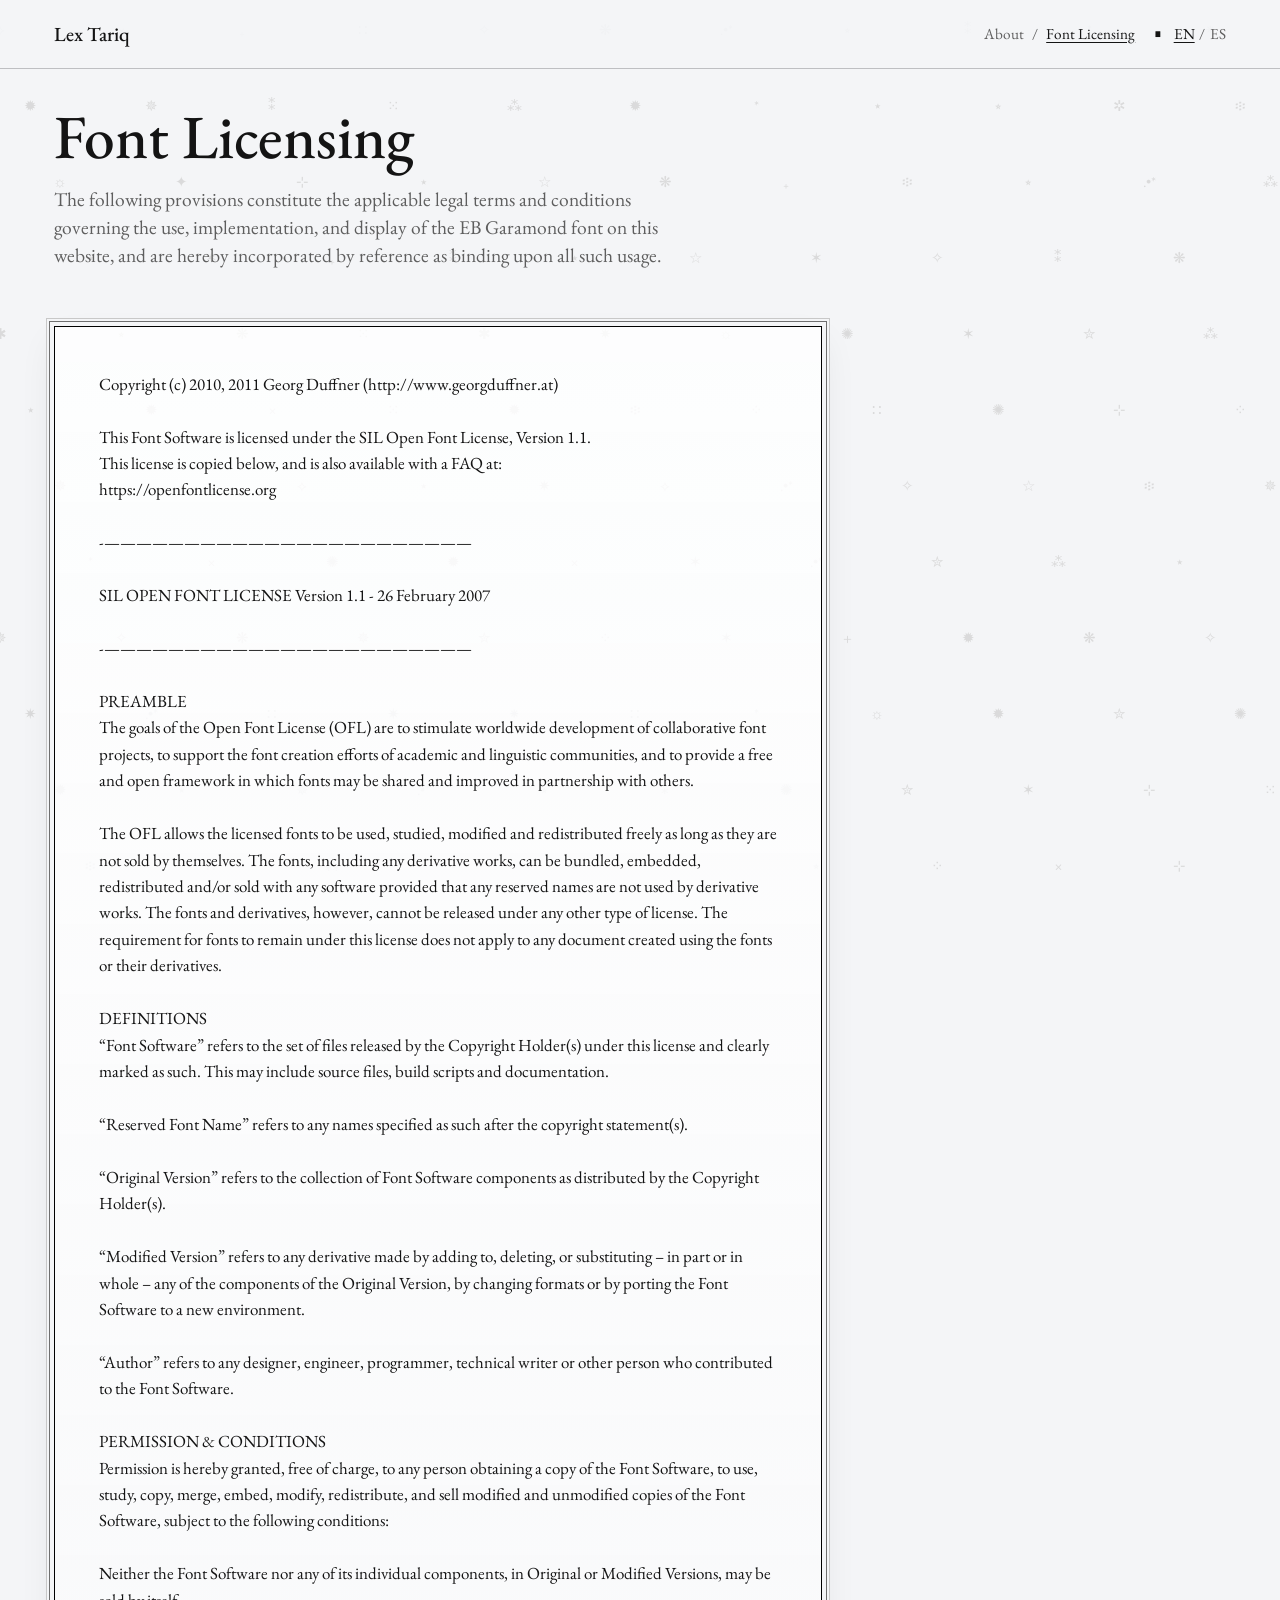
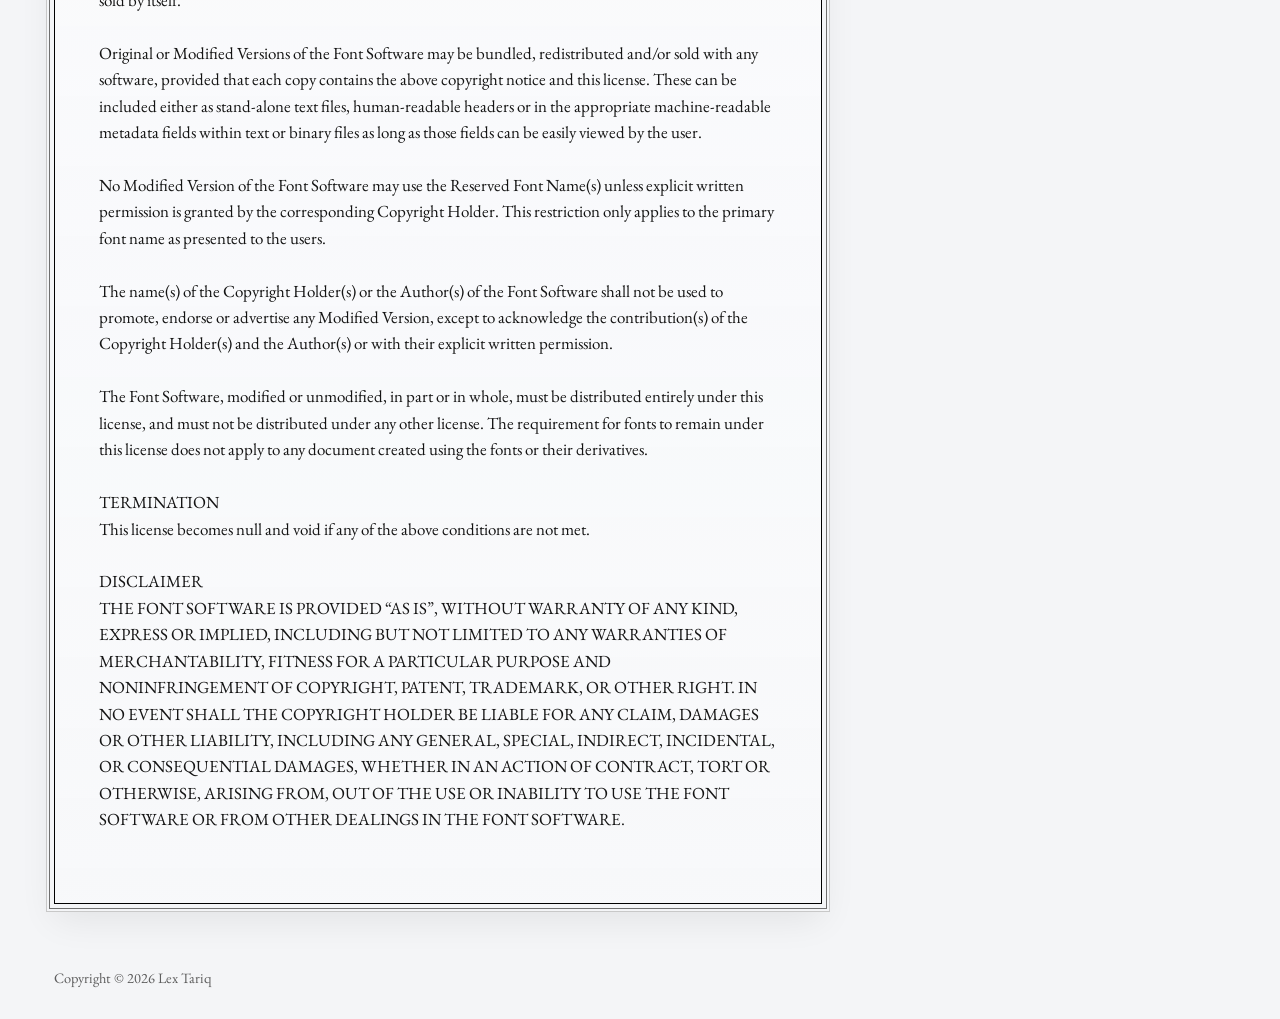
<file: font.html>
<!doctype html>
<html lang="en" data-language="en" data-title-en="Lex Tariq – Font Licensing" data-title-es="Lex Tariq – Licencia tipográfica">
<head>
  <meta charset="UTF-8" />
  <meta name="viewport" content="width=device-width, initial-scale=1.0" />
  <meta name="color-scheme" content="light dark" />
  <meta name="theme-color" content="#F4F5F7" media="(prefers-color-scheme: light)" />
  <meta name="theme-color" content="#0d1015" media="(prefers-color-scheme: dark)" />

  <title>Lex Tariq – Font Licensing</title>
  <meta name="title" content="Lex Tariq – Font Licensing" />
  <meta name="description" content="Lex Tariq – Font Licensing" />
  <meta name="author" content="Lex Tariq" />
  <meta name="keywords" content="Lex Tariq – Font Licensing" />
  <meta name="application-name" content="Lex Tariq – Font Licensing" />
  <meta name="apple-mobile-web-app-title" content="Lex Tariq – Font Licensing" />
  <meta name="apple-mobile-web-app-capable" content="yes" />
  <meta name="mobile-web-app-capable" content="yes" />
  <meta name="format-detection" content="telephone=no" />
  <meta name="referrer" content="strict-origin-when-cross-origin" />
  <meta name="robots" content="index, follow, max-image-preview:large, max-snippet:-1, max-video-preview:-1" />
  <meta name="googlebot" content="index, follow, max-image-preview:large, max-snippet:-1, max-video-preview:-1" />
  <meta name="bingbot" content="index, follow, max-image-preview:large, max-snippet:-1, max-video-preview:-1" />

  <link rel="canonical" href="https://www.lextariq.com/font.html" />
  <link rel="alternate" hreflang="en" href="https://www.lextariq.com/font.html" />
  <link rel="alternate" hreflang="x-default" href="https://www.lextariq.com/font.html" />
  <link rel="icon" href="/favicon.ico" sizes="any" />
  <link rel="manifest" href="/font.webmanifest" />

  <meta property="og:type" content="website" />
  <meta property="og:url" content="https://www.lextariq.com/font.html" />
  <meta property="og:title" content="Lex Tariq – Font Licensing" />
  <meta property="og:description" content="Lex Tariq – Font Licensing" />
  <meta property="og:site_name" content="Lex Tariq" />
  <meta property="og:locale" content="en_US" />
  <meta property="og:image" content="https://www.lextariq.com/social-preview.png" />
  <meta property="og:image:secure_url" content="https://www.lextariq.com/social-preview.png" />
  <meta property="og:image:type" content="image/png" />
  <meta property="og:image:width" content="1200" />
  <meta property="og:image:height" content="630" />
  <meta property="og:image:alt" content="Lex Tariq – Font Licensing" />

  <meta name="twitter:card" content="summary_large_image" />
  <meta name="twitter:title" content="Lex Tariq – Font Licensing" />
  <meta name="twitter:description" content="Lex Tariq – Font Licensing" />
  <meta name="twitter:image" content="https://www.lextariq.com/social-preview.png" />
  <meta name="twitter:image:alt" content="Lex Tariq – Font Licensing" />

  <script>
    (function () {
      const query = window.matchMedia && window.matchMedia("(prefers-color-scheme: dark)");
      document.documentElement.dataset.theme = query && query.matches ? "dark" : "light";
    })();
  </script>

  <script type="application/ld+json">
  {
    "@context": "https://schema.org",
    "@graph": [
      {
        "@type": "WebPage",
        "@id": "https://www.lextariq.com/font.html#webpage",
        "url": "https://www.lextariq.com/font.html",
        "name": "Lex Tariq – Font Licensing",
        "headline": "Lex Tariq – Font Licensing",
        "description": "Lex Tariq – Font Licensing",
        "inLanguage": "en",
        "isPartOf": {
          "@id": "https://www.lextariq.com/#website"
        },
        "about": {
          "@id": "https://www.lextariq.com/#person"
        },
        "primaryImageOfPage": {
          "@id": "https://www.lextariq.com/font.html#primaryimage"
        }
      },
      {
        "@type": "ImageObject",
        "@id": "https://www.lextariq.com/font.html#primaryimage",
        "url": "https://www.lextariq.com/social-preview.png",
        "contentUrl": "https://www.lextariq.com/social-preview.png",
        "width": 1200,
        "height": 630,
        "name": "Lex Tariq – Font Licensing",
        "caption": "Lex Tariq – Font Licensing"
      }
    ]
  }
  </script>

  <link rel="preconnect" href="https://fonts.googleapis.com">
  <link rel="preconnect" href="https://fonts.gstatic.com" crossorigin>
  <link href="https://fonts.googleapis.com/css2?family=EB+Garamond:wght@400;500&amp;display=swap" rel="stylesheet">
  <link rel="stylesheet" href="symbol-glimmer.css">
  <link rel="stylesheet" href="language-toggle.css">
  <script src="symbol-glimmer.js" defer></script>
  <script src="language-toggle.js" defer></script>

  <style>
    :root {
      color-scheme: light;
      --background: #F4F5F7;
      --background-text: #d8d8d8;
      --ink: #141414;
      --ink-soft: #5e5e5e;
      --paper: rgba(247, 248, 250, 0.94);
      --paper-top: rgba(255, 255, 255, 0.82);
      --primary-border: #000000;
      --secondary-border: #6f6f6f;
      --tertiary-border: #c8c8c8;
      --rule: rgba(0, 0, 0, 0.22);
      --shadow: rgba(0, 0, 0, 0.075);
    }

    @media (prefers-color-scheme: dark) {
      :root {
        color-scheme: dark;
        --background: #0d1015;
        --background-text: #3b4553;
        --ink: #f2eee7;
        --ink-soft: #c7cbd2;
        --paper: rgba(18, 22, 29, 0.95);
        --paper-top: rgba(32, 37, 46, 0.96);
        --primary-border: #f4f4f4;
        --secondary-border: #747b86;
        --tertiary-border: #b9c0ca;
        --rule: rgba(255, 255, 255, 0.2);
        --shadow: rgba(0, 0, 0, 0.42);
      }
    }

    html[data-theme="dark"] {
      color-scheme: dark;
      --background: #0d1015;
      --background-text: #3b4553;
      --ink: #f2eee7;
      --ink-soft: #c7cbd2;
      --paper: rgba(18, 22, 29, 0.95);
      --paper-top: rgba(32, 37, 46, 0.96);
      --primary-border: #f4f4f4;
      --secondary-border: #747b86;
      --tertiary-border: #b9c0ca;
      --rule: rgba(255, 255, 255, 0.2);
      --shadow: rgba(0, 0, 0, 0.42);
    }

    * {
      box-sizing: border-box;
    }

    html,
    body {
      min-height: 100%;
      margin: 0;
      background: var(--background);
    }

    body {
      color: var(--ink);
      font-family: "EB Garamond", Garamond, Georgia, serif;
    }

    .symbol-layer {
      position: fixed;
      inset: 0;
      z-index: 0;
      width: 100vw;
      height: 100vh;
      user-select: none;
      pointer-events: none;
      opacity: 0.9;
    }

    @media (prefers-color-scheme: dark) {
      .symbol-layer {
        opacity: 0.48;
      }
    }

    html[data-theme="dark"] .symbol-layer {
      opacity: 0.48;
    }

    .symbol-text {
      fill: var(--background-text);
    }

    .page-header,
    .wrap,
    .page-footer {
      position: relative;
      z-index: 1;
    }

    .page-header {
      border-bottom: 1px solid var(--rule);
      background: color-mix(in srgb, var(--background) 88%, transparent);
    }

    .header-inner {
      width: min(78rem, 100%);
      min-height: 4.25rem;
      margin: 0 auto;
      padding: 0.8rem clamp(1rem, 3vw, 2.45rem);
      display: flex;
      align-items: center;
      justify-content: space-between;
      gap: 1rem;
    }

    .brand {
      color: var(--ink);
      font-size: 1.25rem;
      font-weight: 500;
      text-decoration: none;
    }

    .brand:hover,
    .brand:focus-visible {
      color: var(--ink);
    }

    .section-nav {
      display: flex;
      align-items: baseline;
      gap: 0.52rem;
      color: var(--ink-soft);
      font-size: 0.95rem;
      white-space: nowrap;
    }

    .section-nav a {
      color: inherit;
      text-decoration: none;
      text-underline-offset: 0.18em;
    }

    .section-nav a:hover,
    .section-nav a:focus-visible,
    .section-nav a[aria-current="page"] {
      color: var(--ink);
      text-decoration: underline;
    }

    .wrap {
      width: min(78rem, 100%);
      margin: 0 auto;
      padding: clamp(1.35rem, 3vw, 2.5rem) clamp(1rem, 3vw, 2.45rem) 4rem;
    }

    .intro {
      width: min(52rem, 100%);
      margin-bottom: clamp(2rem, 5vw, 3.5rem);
    }

    h1 {
      margin: 0;
      font-size: clamp(2.05rem, 4.8vw, 3.9rem);
      font-weight: 500;
      line-height: 0.96;
      letter-spacing: 0;
    }

    .lede {
      max-width: 68ch;
      margin: 1.15rem 0 0;
      color: var(--ink-soft);
      font-size: clamp(1.02rem, 2vw, 1.22rem);
      line-height: 1.45;
    }

    .license-document {
      width: min(96ch, 100%);
      margin: 0;
      padding: clamp(1.35rem, 4vw, 2.75rem);
      border: 1.5px solid var(--primary-border);
      outline: 1px solid var(--secondary-border);
      outline-offset: 4px;
      background: linear-gradient(180deg, var(--paper-top), var(--paper));
      box-shadow:
        0 0 0 7px var(--background),
        0 0 0 8px var(--tertiary-border),
        0 16px 34px var(--shadow);
    }

    pre {
      margin: 0;
      color: var(--ink);
      font: inherit;
      font-size: clamp(0.93rem, 1.55vw, 1.06rem);
      line-height: 1.56;
      white-space: pre-wrap;
      overflow-wrap: anywhere;
    }

    .translation-note {
      margin: 0 0 1.5rem;
      padding: 0 0 1rem;
      color: var(--ink-soft);
      border-bottom: 1px solid var(--rule);
      font-size: clamp(0.9rem, 1.4vw, 1rem);
      line-height: 1.4;
    }

    .page-footer {
      width: min(78rem, 100%);
      margin: 0 auto;
      padding: 0 clamp(1rem, 3vw, 2.45rem) 2rem;
      color: var(--ink-soft);
      font-size: 0.9rem;
    }

    @media (max-width: 520px) {
      .header-inner {
        min-height: 3.75rem;
      }

      .section-nav {
        font-size: 0.86rem;
      }

      .license-document {
        box-shadow:
          0 0 0 5px var(--background),
          0 0 0 6px var(--tertiary-border),
          0 12px 28px var(--shadow);
      }

    }

    @media (max-width: 390px) {
      .header-inner {
        align-items: flex-start;
        flex-direction: column;
        gap: 0.32rem;
      }

      .section-nav {
        white-space: normal;
      }
    }
  </style>
</head>
<body>
  <svg class="symbol-layer" aria-hidden="true" focusable="false">
    <g id="licenseSymbolField" data-randomize-symbols></g>
  </svg>

  <header class="page-header">
    <div class="header-inner">
      <a class="brand" href="/">Lex Tariq</a>
      <div class="header-actions">
        <nav class="section-nav" aria-label="Secondary pages" data-aria-label-en="Secondary pages" data-aria-label-es="Páginas secundarias">
          <a href="/about.html" data-en="About" data-es="Acerca de">About</a>
          <span aria-hidden="true">/</span>
          <a href="/font.html" aria-current="page" data-en="Font Licensing" data-es="Licencia tipográfica">Font Licensing</a>
        </nav>
        <button class="language-toggle" type="button" data-language-toggle aria-label="Cambiar a español" aria-pressed="false">
          <span class="language-option" data-language-option="en">EN</span>
          <span aria-hidden="true">/</span>
          <span class="language-option" data-language-option="es">ES</span>
        </button>
      </div>
    </div>
  </header>

  <main class="wrap">
    <section class="intro" aria-labelledby="pageTitle">
      <h1 id="pageTitle" data-en="Font Licensing" data-es="Licencia tipográfica">Font Licensing</h1>
      <p class="lede" data-en="The following provisions constitute the applicable legal terms and conditions governing the use, implementation, and display of the EB Garamond font on this website, and are hereby incorporated by reference as binding upon all such usage." data-es="Las siguientes disposiciones constituyen los términos y condiciones legales aplicables al uso, implementación y presentación de la fuente EB Garamond en este sitio web.">The following provisions constitute the applicable legal terms and conditions governing the use, implementation, and display of the EB Garamond font on this website, and are hereby incorporated by reference as binding upon all such usage.</p>
    </section>

    <article class="license-document" aria-label="SIL Open Font License Version 1.1">
      <p class="translation-note spanish-only">El texto legal de la licencia se conserva a continuación en su inglés original.</p>
      <pre>Copyright (c) 2010, 2011 Georg Duffner (http://www.georgduffner.at)

This Font Software is licensed under the SIL Open Font License, Version 1.1.
This license is copied below, and is also available with a FAQ at:
https://openfontlicense.org
 
-———————————————————————

SIL OPEN FONT LICENSE Version 1.1 - 26 February 2007

-———————————————————————

PREAMBLE
The goals of the Open Font License (OFL) are to stimulate worldwide development of collaborative font projects, to support the font creation efforts of academic and linguistic communities, and to provide a free and open framework in which fonts may be shared and improved in partnership with others.

The OFL allows the licensed fonts to be used, studied, modified and redistributed freely as long as they are not sold by themselves. The fonts, including any derivative works, can be bundled, embedded, redistributed and/or sold with any software provided that any reserved names are not used by derivative works. The fonts and derivatives, however, cannot be released under any other type of license. The requirement for fonts to remain under this license does not apply to any document created using the fonts or their derivatives.

DEFINITIONS
“Font Software” refers to the set of files released by the Copyright Holder(s) under this license and clearly marked as such. This may include source files, build scripts and documentation.

“Reserved Font Name” refers to any names specified as such after the copyright statement(s).

“Original Version” refers to the collection of Font Software components as distributed by the Copyright Holder(s).

“Modified Version” refers to any derivative made by adding to, deleting, or substituting – in part or in whole – any of the components of the Original Version, by changing formats or by porting the Font Software to a new environment.

“Author” refers to any designer, engineer, programmer, technical writer or other person who contributed to the Font Software.

PERMISSION & CONDITIONS
Permission is hereby granted, free of charge, to any person obtaining a copy of the Font Software, to use, study, copy, merge, embed, modify, redistribute, and sell modified and unmodified copies of the Font Software, subject to the following conditions:

Neither the Font Software nor any of its individual components, in Original or Modified Versions, may be sold by itself.

Original or Modified Versions of the Font Software may be bundled, redistributed and/or sold with any software, provided that each copy contains the above copyright notice and this license. These can be included either as stand-alone text files, human-readable headers or in the appropriate machine-readable metadata fields within text or binary files as long as those fields can be easily viewed by the user.

No Modified Version of the Font Software may use the Reserved Font Name(s) unless explicit written permission is granted by the corresponding Copyright Holder. This restriction only applies to the primary font name as presented to the users.

The name(s) of the Copyright Holder(s) or the Author(s) of the Font Software shall not be used to promote, endorse or advertise any Modified Version, except to acknowledge the contribution(s) of the Copyright Holder(s) and the Author(s) or with their explicit written permission.

The Font Software, modified or unmodified, in part or in whole, must be distributed entirely under this license, and must not be distributed under any other license. The requirement for fonts to remain under this license does not apply to any document created using the fonts or their derivatives.

TERMINATION
This license becomes null and void if any of the above conditions are not met.

DISCLAIMER
THE FONT SOFTWARE IS PROVIDED “AS IS”, WITHOUT WARRANTY OF ANY KIND, EXPRESS OR IMPLIED, INCLUDING BUT NOT LIMITED TO ANY WARRANTIES OF MERCHANTABILITY, FITNESS FOR A PARTICULAR PURPOSE AND NONINFRINGEMENT OF COPYRIGHT, PATENT, TRADEMARK, OR OTHER RIGHT. IN NO EVENT SHALL THE COPYRIGHT HOLDER BE LIABLE FOR ANY CLAIM, DAMAGES OR OTHER LIABILITY, INCLUDING ANY GENERAL, SPECIAL, INDIRECT, INCIDENTAL, OR CONSEQUENTIAL DAMAGES, WHETHER IN AN ACTION OF CONTRACT, TORT OR OTHERWISE, ARISING FROM, OUT OF THE USE OR INABILITY TO USE THE FONT SOFTWARE OR FROM OTHER DEALINGS IN THE FONT SOFTWARE.
    </pre>
    </article>
  </main>

  <footer class="page-footer"><span data-en="Copyright" data-es="Derechos de autor">Copyright</span> © <span id="copyrightYear"></span> Lex Tariq</footer>

  <script>
    function renderLicenseSymbols() {
      const namespace = "http://www.w3.org/2000/svg";
      const symbols = [
        "⊹", "✱", "⟡", "✦", "☼", "❋", "✷", "∷", "✵",
        "✹", "⁂", "⁕", "✲", "⁙", "+", "✶", "*", "✧",
        "⁑", "✮", "×", "✺", ".•*", "⭒", "⁘", "፨", "☆"
      ];
      const symbolField = document.getElementById("licenseSymbolField");
      const viewportWidth = Math.max(document.documentElement.clientWidth, window.innerWidth || 0);
      const viewportHeight = Math.max(document.documentElement.clientHeight, window.innerHeight || 0);
      const horizontalSpacing = 121;
      const verticalSpacing = 76;
      const rows = Math.ceil(viewportHeight / verticalSpacing) + 1;
      const columns = Math.ceil(viewportWidth / horizontalSpacing) + 2;
      let symbolIndex = 0;

      for (let row = 0; row < rows; row++) {
        for (let column = 0; column < columns; column++) {
          const x = -horizontalSpacing + column * horizontalSpacing + (row % 4) * 30;

          if (x < 0 || x > viewportWidth) {
            continue;
          }

          const text = document.createElementNS(namespace, "text");
          text.setAttribute("class", "symbol-text");
          text.setAttribute("x", x);
          text.setAttribute("y", row * verticalSpacing + 35);
          text.setAttribute("opacity", "1");
          text.setAttribute("font-family", "'EB Garamond', Garamond, Georgia, serif");
          text.setAttribute("font-size", "15");
          text.setAttribute("text-anchor", "middle");
          text.textContent = symbols[symbolIndex % symbols.length];
          symbolField.appendChild(text);
          symbolIndex++;
        }
      }
    }

    function syncThemeWithSystem() {
      if (!window.matchMedia) {
        return;
      }

      const mediaQuery = window.matchMedia("(prefers-color-scheme: dark)");

      function applyTheme(query) {
        document.documentElement.dataset.theme = query.matches ? "dark" : "light";
      }

      applyTheme(mediaQuery);

      if (typeof mediaQuery.addEventListener === "function") {
        mediaQuery.addEventListener("change", applyTheme);
      } else if (typeof mediaQuery.addListener === "function") {
        mediaQuery.addListener(applyTheme);
      }
    }

    renderLicenseSymbols();
    document.getElementById("copyrightYear").textContent = new Date().getFullYear();
    syncThemeWithSystem();
  </script>
</body>
</html>
</file>
<file: symbol-glimmer.css>
.symbol-text.is-glimmering {
  animation: symbol-glimmer 9s cubic-bezier(0.45, 0, 0.55, 1) var(--glimmer-delay, 0s) both;
}

@keyframes symbol-glimmer {
  0%,
  100% {
    opacity: 1;
  }

  50% {
    opacity: 0.07;
  }
}

@media (prefers-reduced-motion: reduce) {
  .symbol-text.is-glimmering {
    animation: none;
  }
}
</file>
<file: language-toggle.css>
.header-actions {
  display: flex;
  align-items: baseline;
  justify-content: flex-end;
  gap: clamp(0.75rem, 2vw, 1.25rem);
  min-width: 0;
}

.language-toggle {
  display: inline-flex;
  align-items: baseline;
  gap: 0.28rem;
  padding: 0;
  color: var(--ink-soft);
  border: 0;
  background: transparent;
  font: inherit;
  font-size: 0.82rem;
  line-height: 1;
  cursor: pointer;
}

.language-option {
  text-decoration: none;
  text-underline-offset: 0.18em;
}

html[data-language="en"] .language-option[data-language-option="en"],
html[data-language="es"] .language-option[data-language-option="es"] {
  color: var(--ink);
  text-decoration: underline;
}

.language-toggle:hover .language-option,
.language-toggle:focus-visible .language-option {
  color: var(--ink);
}

.header-actions .language-toggle {
  min-height: 0;
  padding-left: 0;
  border-left: 0;
  font-size: 0.95rem;
}

.header-actions .language-toggle::before {
  content: "■";
  align-self: center;
  margin-right: clamp(0.32rem, 0.8vw, 0.5rem);
  color: var(--ink);
  font-size: 0.58em;
  line-height: 1;
}

.spanish-only {
  display: none;
}

html[data-language="es"] .spanish-only {
  display: block;
}

@media (max-width: 640px) {
  .header-actions .language-toggle {
    font-size: 0.86rem;
  }
}

@media (max-width: 390px) {
  .header-actions {
    width: 100%;
    justify-content: space-between;
    gap: 0.65rem;
  }

  .language-toggle {
    flex: 0 0 auto;
  }

}
</file>
